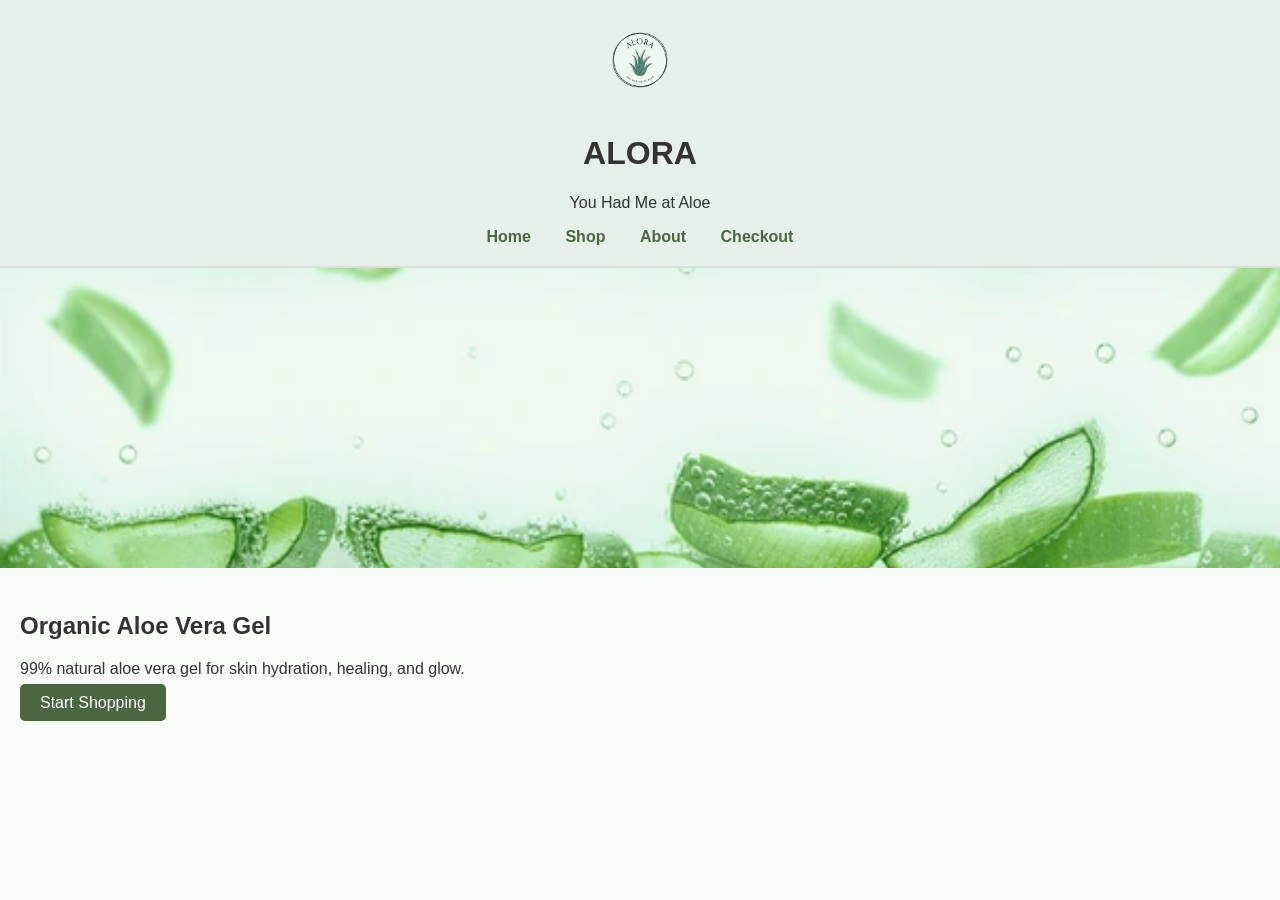
<file: index.html>
<!DOCTYPE html>
<html lang="en">
<head>
    <meta charset="UTF-8">
    <meta name="viewport" content="width=device-width, initial-scale=1.0">
    <title>ALORA | Organic Aloe Vera</title>
    <link rel="stylesheet" href="style.css">
</head>
<body>
    <header>
        <img src="logo.png" class="logo" alt="ALORA Logo">
        <h1>ALORA</h1>
        <p>You Had Me at Aloe</p>
        <nav>
            <a href="index.html">Home</a>
            <a href="shop.html">Shop</a>
            <a href="about.html">About</a>
            <a href="contact.html">Checkout</a>
        </nav>
    </header>
    <section class="hero">
        <img src="banner.png" alt="Aloe Banner">
        <div style="padding: 20px;">
            <h2>Organic Aloe Vera Gel</h2>
            <p>99% natural aloe vera gel for skin hydration, healing, and glow.</p>
            <a href="shop.html" class="btn">Start Shopping</a>
        </div>
    </section>
</body>
</html>
</file>
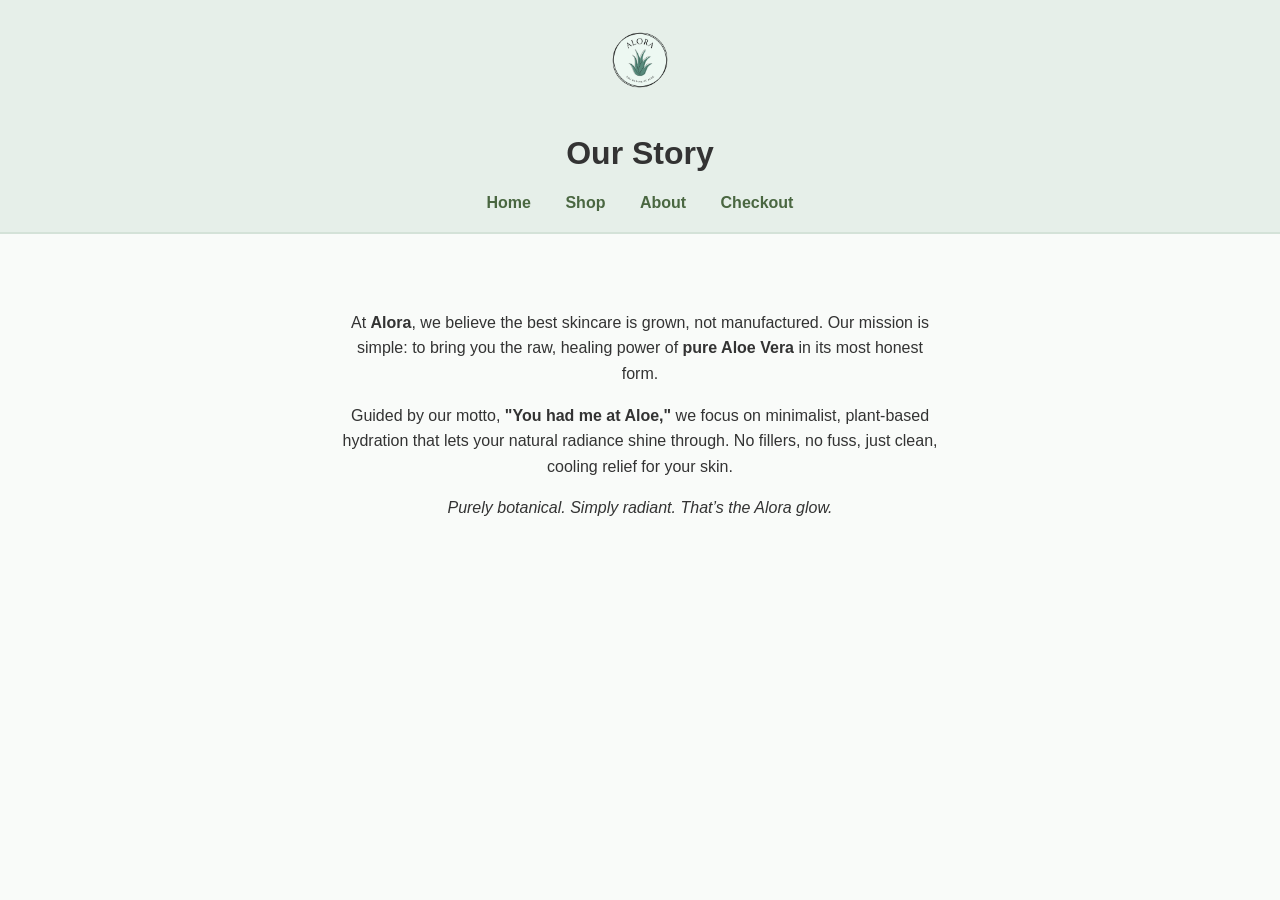
<file: about.html>
<!DOCTYPE html>
<html lang="en">
<head>
    <meta charset="UTF-8">
    <meta name="viewport" content="width=device-width, initial-scale=1.0">
    <title>About Us - ALORA</title>
    <link rel="stylesheet" href="style.css">
</head>
<body>
    <header>
        <img src="logo.png" class="logo" alt="ALORA Logo">
        <h1>Our Story</h1>
        <nav>
            <a href="index.html">Home</a>
            <a href="shop.html">Shop</a>
            <a href="about.html">About</a>
            <a href="contact.html">Checkout</a>
        </nav>
    </header>
    <section style="max-width: 600px; margin: 40px auto; padding: 20px; line-height: 1.6; text-align: center;">
        <p>At <strong>Alora</strong>, we believe the best skincare is grown, not manufactured. Our mission is simple: to bring you the raw, healing power of <strong>pure Aloe Vera</strong> in its most honest form.</p>
        <p>Guided by our motto, <strong>"You had me at Aloe,"</strong> we focus on minimalist, plant-based hydration that lets your natural radiance shine through. No fillers, no fuss, just clean, cooling relief for your skin.</p>
        <p><em>Purely botanical. Simply radiant. That’s the Alora glow.</em></p>
    </section>
</body>
</html>
</file>
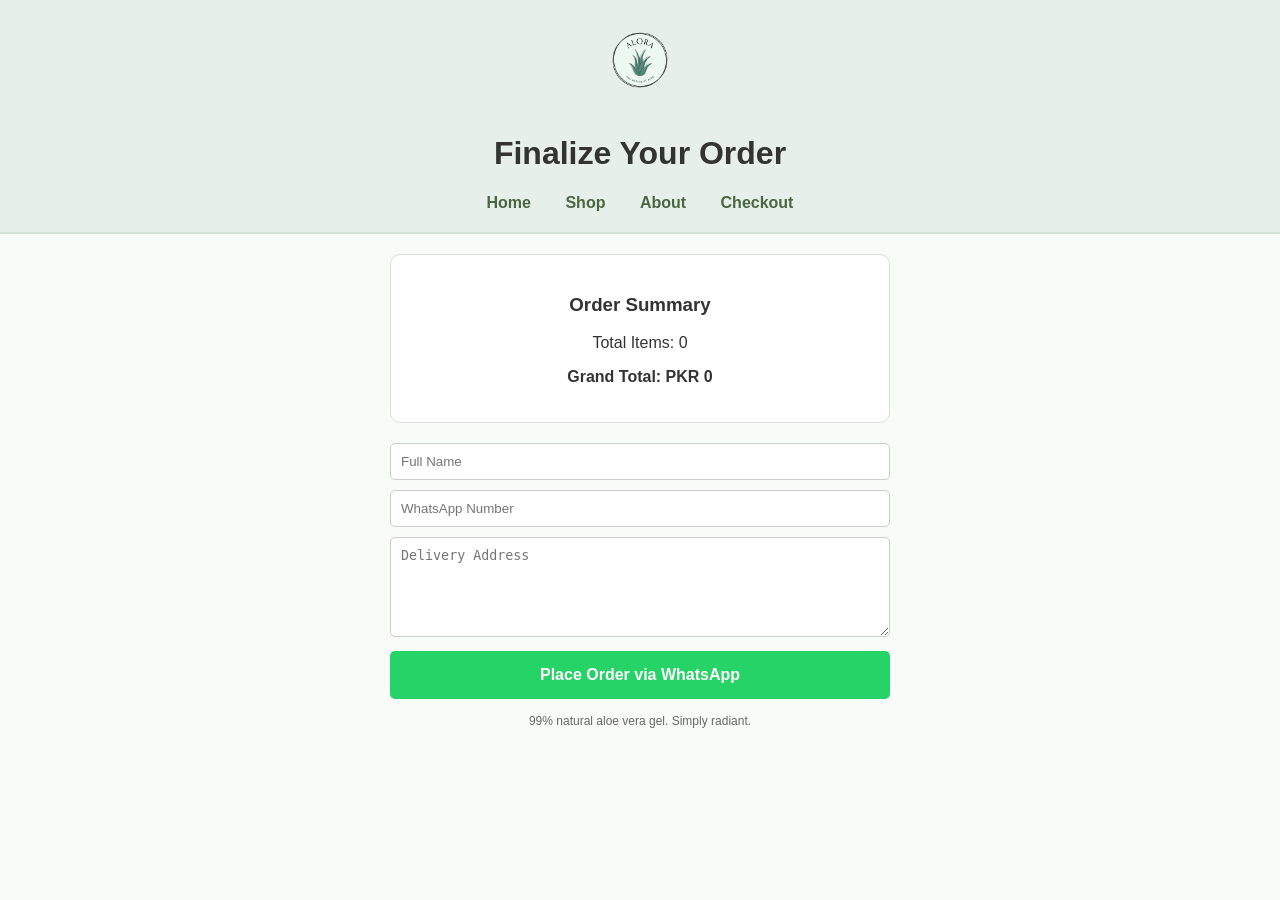
<file: contact.html>
<!DOCTYPE html>
<html lang="en">
<head>
    <meta charset="UTF-8">
    <meta name="viewport" content="width=device-width, initial-scale=1.0">
    <title>Checkout - ALORA</title>
    <link rel="stylesheet" href="style.css">
</head>
<body>
    <header>
        <img src="logo.png" class="logo" alt="ALORA Logo">
        <h1>Finalize Your Order</h1>
        <nav>
            <a href="index.html">Home</a>
            <a href="shop.html">Shop</a>
            <a href="about.html">About</a>
            <a href="contact.html">Checkout</a>
        </nav>
    </header>

    <section class="checkout-container" style="max-width: 500px; margin: auto; padding: 20px; text-align: center;">
        <div class="order-summary" style="background: white; padding: 20px; border-radius: 10px; border: 1px solid #ddd; margin-bottom: 20px;">
            <h3>Order Summary</h3>
            <p>Total Items: <span id="final-count">0</span></p>
            <p><strong>Grand Total: PKR <span id="final-price">0</span></strong></p>
        </div>

        <div class="form-box">
            <input id="name" placeholder="Full Name" style="width: 100%; padding: 10px; margin-bottom: 10px; border-radius: 5px; border: 1px solid #ccc; box-sizing: border-box;">
            <input id="phone" placeholder="WhatsApp Number" style="width: 100%; padding: 10px; margin-bottom: 10px; border-radius: 5px; border: 1px solid #ccc; box-sizing: border-box;">
            <textarea id="address" placeholder="Delivery Address" style="width: 100%; padding: 10px; margin-bottom: 10px; border-radius: 5px; border: 1px solid #ccc; box-sizing: border-box; height: 100px;"></textarea>
            
            <button onclick="sendWhatsApp()" style="width: 100%; padding: 15px; background: #25D366; color: white; border: none; border-radius: 5px; font-weight: bold; cursor: pointer; font-size: 16px;">
                Place Order via WhatsApp
            </button>
        </div>
        <p style="font-size: 12px; color: #666; margin-top: 15px;">99% natural aloe vera gel. Simply radiant.</p>
    </section>

    <script>
        // Pulls the cart data you saved on the Shop page
        window.onload = function() {
            document.getElementById('final-price').innerText = localStorage.getItem('cartTotal') || 0;
            document.getElementById('final-count').innerText = localStorage.getItem('cartCount') || 0;
        };

        function sendWhatsApp() {
            let name = document.getElementById("name").value;
            let phone = document.getElementById("phone").value;
            let address = document.getElementById("address").value;
            let total = localStorage.getItem('cartTotal') || 0;

            if(!name || !address) {
                alert("Please fill in your name and address.");
                return;
            }

            // The message that will appear in your WhatsApp chat
            let message = `*New Order from ALORA Website*%0A%0A*Name:* ${name}%0A*Phone:* ${phone}%0A*Address:* ${address}%0A*Total Amount:* PKR ${total}%0A%0A_99%25 Natural Aloe Vera Gel_`;
            
            // Your specific number: 923212114989
            window.open("https://wa.me/923212114989?text=" + message);
        }
    </script>
</body>
</html>
</file>
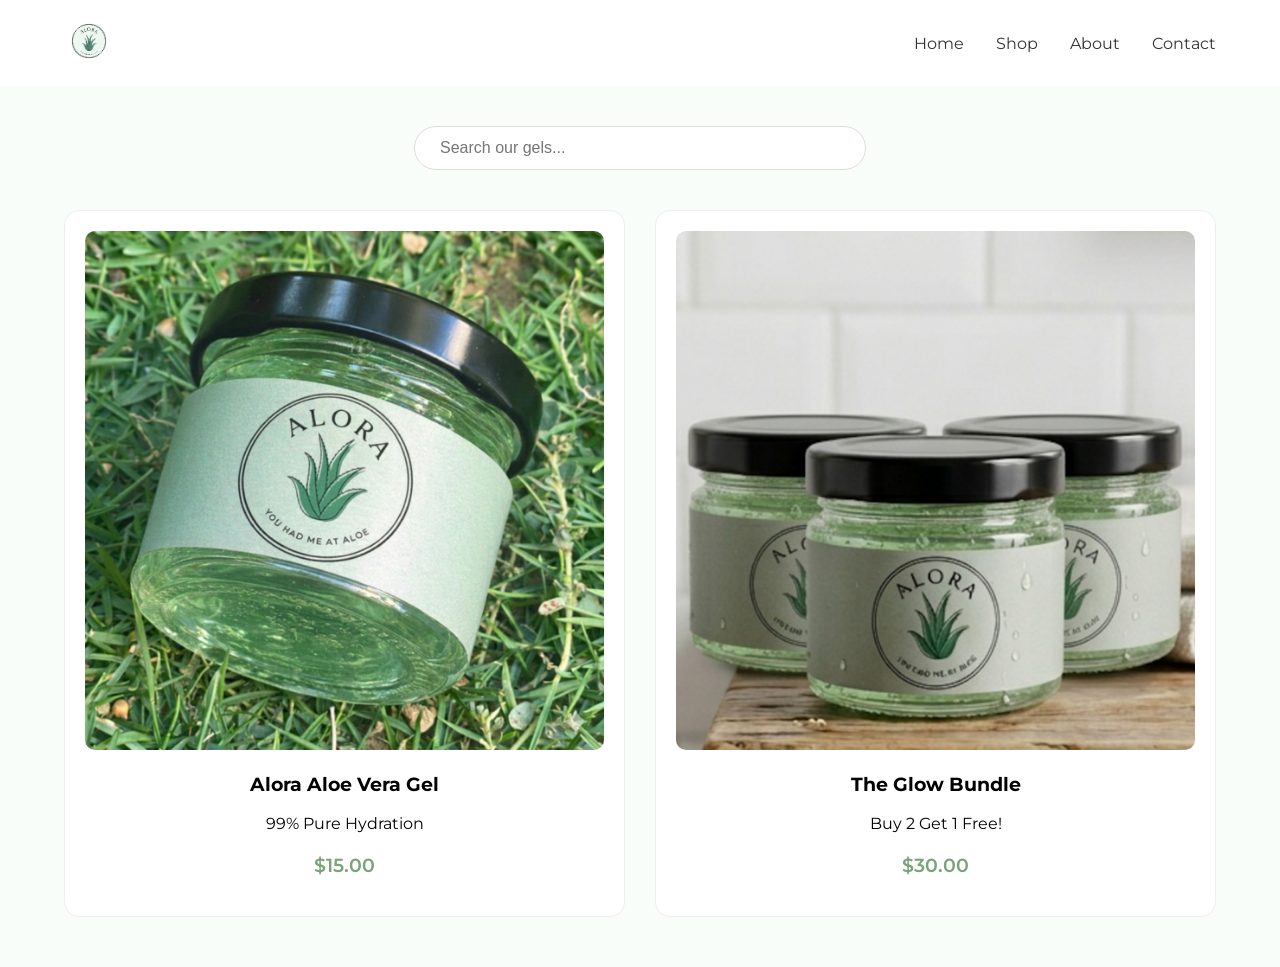
<file: shop.html>
<!DOCTYPE html>
<html lang="en">
<head>
    <meta charset="UTF-8">
    <meta name="viewport" content="width=device-width, initial-scale=1.0">
    <title>Shop | Alora</title>
    <link href="https://fonts.googleapis.com/css2?family=Montserrat:wght@400;600&family=Playfair+Display&display=swap" rel="stylesheet">
    <style>
        :root { --aloe-green: #79a379; --soft-white: #f9fdf9; }
        body { font-family: 'Montserrat', sans-serif; margin: 0; background: var(--soft-white); }
        nav { display: flex; justify-content: space-between; align-items: center; padding: 1rem 5%; background: white; }
        .logo img { height: 50px; }
        nav ul { display: flex; list-style: none; gap: 2rem; }
        nav a { text-decoration: none; color: #333; }
        .search-container { text-align: center; padding: 40px 20px; }
        #productSearch { width: 80%; max-width: 400px; padding: 12px 25px; border: 1px solid #ddd; border-radius: 25px; outline: none; font-size: 1rem; }
        #productSearch:focus { border-color: var(--aloe-green); }
        .shop-grid { display: grid; grid-template-columns: repeat(auto-fit, minmax(280px, 1fr)); gap: 30px; padding: 0 5% 50px; }
        .product-card { background: white; padding: 20px; border-radius: 15px; text-align: center; border: 1px solid #eee; transition: 0.3s; }
        .product-card:hover { transform: translateY(-5px); box-shadow: 0 10px 20px rgba(0,0,0,0.05); }
        .product-card img { width: 100%; border-radius: 10px; }
        .price { color: var(--aloe-green); font-weight: 600; font-size: 1.2rem; }
    </style>
</head>
<body>
    <nav>
        <div class="logo"><img src="logo.png" alt="Alora"></div>
        <ul>
            <li><a href="index.html">Home</a></li>
            <li><a href="shop.html">Shop</a></li>
            <li><a href="about.html">About</a></li>
            <li><a href="contact.html">Contact</a></li>
        </ul>
    </nav>
    <div class="search-container">
        <input type="text" id="productSearch" onkeyup="filterProducts()" placeholder="Search our gels...">
    </div>
    <div class="shop-grid" id="productGrid">
        <div class="product-card">
            <img src="jar.png" alt="Aloe Vera Gel">
            <h3>Alora Aloe Vera Gel</h3>
            <p>99% Pure Hydration</p>
            <p class="price">$15.00</p>
        </div>
        <div class="product-card">
            <img src="bundle.png" alt="Bundle Deal">
            <h3>The Glow Bundle</h3>
            <p>Buy 2 Get 1 Free!</p>
            <p class="price">$30.00</p>
        </div>
    </div>
    <script>
        function filterProducts() {
            let filter = document.getElementById('productSearch').value.toLowerCase();
            let cards = document.querySelectorAll('.product-card');
            cards.forEach(card => {
                let text = card.innerText.toLowerCase();
                card.style.display = text.includes(filter) ? "" : "none";
            });
        }
    </script>
</body>
</html>
</file>
<file: style.css>
/* This ensures it doesn't look like Times New Roman */
body {
    font-family: 'Segoe UI', Tahoma, Geneva, Verdana, sans-serif;
    margin: 0;
    background-color: #f9fbf9;
    color: #333;
}

header {
    text-align: center;
    background: #e6efe9;
    padding: 20px;
    border-bottom: 2px solid #d4e2d8;
}

.logo { width: 80px; margin-bottom: 10px; }

nav a {
    margin: 0 15px;
    text-decoration: none;
    color: #4a6741;
    font-weight: bold;
}

.hero img { width: 100%; max-height: 300px; object-fit: cover; }

.cart-box {
    background: white;
    padding: 15px;
    border: 2px solid #4a6741;
    width: 200px;
    margin: 20px auto;
    text-align: center;
    border-radius: 10px;
}

.products {
    display: flex;
    flex-wrap: wrap;
    justify-content: center;
    gap: 20px;
    padding: 20px;
}

.product-card {
    background: white;
    padding: 20px;
    border-radius: 15px;
    box-shadow: 0 4px 8px rgba(0,0,0,0.1);
    text-align: center;
    width: 250px;
}

.product-card img { width: 150px; border-radius: 10px; }

.btn, button {
    background: #4a6741;
    color: white;
    padding: 10px 20px;
    border: none;
    border-radius: 5px;
    cursor: pointer;
    text-decoration: none;
}

.btn-whatsapp {
    background: #25D366;
    width: 100%;
    font-size: 16px;
    font-weight: bold;
}

.form-box input, .form-box textarea {
    width: 100%;
    margin-bottom: 10px;
    padding: 10px;
    border: 1px solid #ccc;
    border-radius: 5px;
    box-sizing: border-box;
}

.checkout-container { max-width: 500px; margin: auto; padding: 20px; }
</file>
